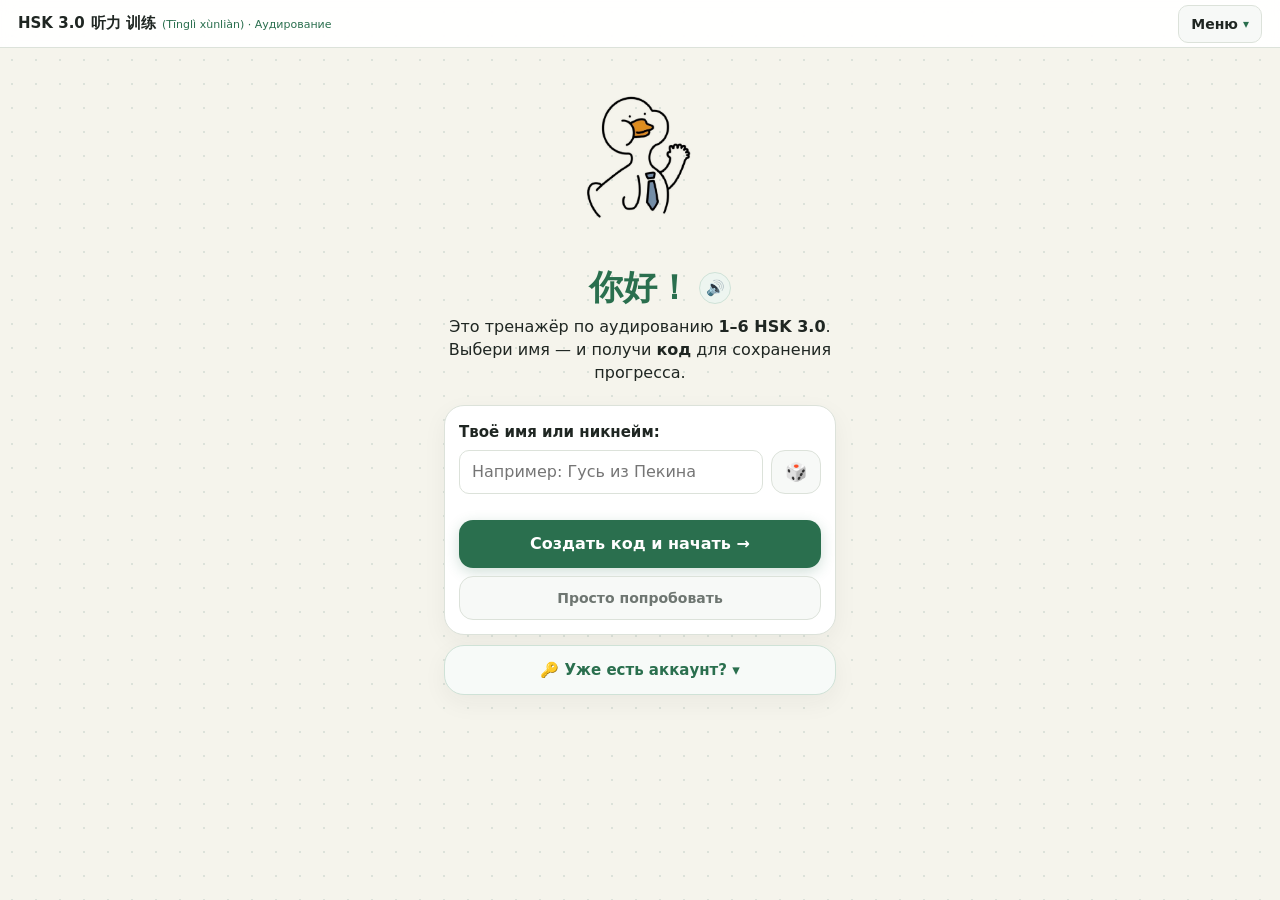
<file: index.html>
<!doctype html>
<html lang="ru">
<head>
  <meta charset="utf-8">
  <script>if (location.pathname === '/audio-hsk') location.replace('/audio-hsk/' + location.search + location.hash);</script>
<meta http-equiv="Pragma" content="no-cache">
<meta http-equiv="Expires" content="0">
  <meta name="yandex-verification" content="5495d272f8fab495" />
  <meta name="google-site-verification" content="VVzk7ijB3qOy7ltw5oOMViRfEHCpt4UXa1cTdk9KRag" />
  <meta name="viewport" content="width=device-width, initial-scale=1">
  <title>HSK на слух — Тренажёр аудирования китайского языка (1–6 уровни)</title>
  <meta name="description" content="Бесплатный онлайн-тренажёр аудирования по новому стандарту HSK 3.0: все 6 уровней, разбор тонов, диалоги, живой китайский и умное повторение.">
  <meta name="keywords" content="HSK на слух, HSK 3.0, китайский язык аудирование, тренажер HSK, учить китайский на слух, HSK 1, HSK 2, тоны китайского">
  <meta name="apple-mobile-web-app-title" content="HSK на слух">
  <meta property="og:title" content="HSK на слух — Тренажёр аудирования">
  <meta property="og:description" content="Тренируй китайский на слух: 1–6 уровни HSK 3.0, живые диалоги и разбор песен.">
  <meta property="og:image" content="./js/geese/goose_welcome.jpg">
  <meta property="og:type" content="website">
  <link rel="icon" type="image/jpeg" href="./goose_icon.jpg">
  <link rel="apple-touch-icon" href="./goose_icon.jpg">
  <link rel="manifest" href="manifest.json">
  <meta name="theme-color" content="#FAF6EE">
  <link rel="stylesheet" href="css/style.css?v=42">
</head>
<body>
  <header class="topbar">
       <a class="logo" href="#/" style="display:inline-flex;align-items:baseline;gap:6px;white-space:nowrap;overflow:hidden;text-overflow:ellipsis;max-width:calc(100% - 88px);">
      <span style="color:var(--fg);">HSK 3.0</span>
      <span id="headerTitleZh" title="Нажми, чтобы прослушать" style="color:var(--fg);font-size:15px;">听力 训练</span>
      <span id="headerTitleHint" style="font-size:11px;font-weight:500;color:var(--jade);overflow:hidden;text-overflow:ellipsis;">(Tīnglì xùnliàn) · Аудирование</span>
    </a>
    <details class="nav-dropdown" id="topMenu">
      <summary class="nav-toggle">Меню <span class="nav-arrow">▾</span></summary>
      <nav class="nav-list">
        <a href="#/">Задания</a>
        <a href="#/stats">Словарь</a>
        <a href="#/live">Живой китайский</a>
        <a href="#/settings">Настройки</a>
      </nav>
    </details>
  </header>
       <main id="app"></main>
  <script>
           window.__showAppError = function(details) {
      var el = document.getElementById('app');
      if (!el || el.dataset.hasError) return;
      el.dataset.hasError = '1';
      el.innerHTML =
        '<section class="hero" style="max-width:420px;margin:0 auto;padding:18px 16px;text-align:center;">' +
          '<div style="width:220px;max-width:75%;margin:0 auto 12px;border-radius:18px;overflow:hidden;">' +
            '<img src="./js/geese/goose_error.jpg?v=2" alt="Гусь охотится на баги" style="width:100%;height:auto;display:block;mix-blend-mode:multiply;pointer-events:none;">' +
          '</div>' +
                    '<h2 style="margin:0 0 6px;font-size:22px;color:var(--fg);">出事了！</h2>' +
          '<p style="margin:0 0 14px;font-size:14px;line-height:1.45;color:var(--muted);">Гусь уже вышел на охоту за багами! Ждите, скоро всё починим! 🦆</p>' +
          '<div id="crashFeedbackSlot" class="box" style="padding:12px;margin:0 0 10px;text-align:left;">' +
            '<div style="font-size:13px;font-weight:700;color:var(--fg);margin-bottom:6px;">Написать разработчику</div>' +
            '<textarea id="crashText" rows="2" placeholder="Расскажи, что нажал перед ошибкой..." style="width:100%;box-sizing:border-box;padding:9px 10px;border-radius:10px;border:1px solid var(--border);font-size:14px;font-family:inherit;background:#fff;color:var(--fg);"></textarea>' +
            '<button id="crashSendBtn" type="button" class="cta" style="width:100%;margin-top:8px;padding:10px;font-size:14px;border:none;cursor:pointer;">Отправить в поддержку</button>' +
            '<div id="crashStatus" style="font-size:12px;font-weight:600;margin-top:6px;text-align:center;"></div>' +
          '</div>' +
          '<button onclick="(navigator.serviceWorker?navigator.serviceWorker.getRegistrations().then(function(r){return Promise.all(r.map(function(x){return x.unregister()}))}):Promise.resolve()).then(function(){return window.caches?caches.keys().then(function(k){return Promise.all(k.map(function(x){return caches.delete(x)}))}):null}).finally(function(){location.reload()})" class="ghost" style="width:100%;padding:10px;">Обновить страницу</button>' +
          '<a href="https://alinalinkova0-spec.github.io/audio-hsk/" class="cta" style="display:block;width:100%;box-sizing:border-box;padding:11px 10px;margin-top:8px;text-decoration:none;font-size:14px;">🦆 Открыть запасное зеркало сайта</a>' +
          (details ? '<div style="margin-top:10px;font-size:11px;color:var(--muted);opacity:0.75;word-break:break-word;">' + String(details).replace(/</g, '&lt;') + '</div>' : '') +
        '</section>';

      var sendBtn = document.getElementById('crashSendBtn');
      if (sendBtn) {
        sendBtn.onclick = function() {
          var txt = (document.getElementById('crashText').value || '').trim();
          var st = document.getElementById('crashStatus');
          if (!txt) { st.style.color = '#B42318'; st.textContent = 'Напиши пару слов о проблеме'; return; }
          sendBtn.disabled = true;
          st.style.color = 'var(--jade)';
          st.textContent = 'Отправляем...';
          import('./js/feedback.js?v=2').then(function(m) {
            return m.sendTelegramReport({ text: '🆘 С экрана ошибки:\n' + txt + '\n\nДетали: ' + (details || '') });
          }).then(function(res) {
            sendBtn.disabled = false;
            st.style.color = res && res.ok ? 'var(--jade)' : '#B42318';
            st.textContent = (res && res.message) || 'Отправлено ✓';
            if (res && res.ok) document.getElementById('crashText').value = '';
          }).catch(function() {
            sendBtn.disabled = false;
            st.style.color = '#B42318';
            st.textContent = 'Не удалось отправить, попробуй обновить страницу';
          });
        };
      }

      import('./js/feedback.js?v=2').then(function(m) {
        if (m.reportAutoCrash) m.reportAutoCrash(details);
        if (m.renderFeedbackBox) {
          m.renderFeedbackBox(document.getElementById('crashFeedbackSlot'), {
            title: 'Расскажи, что нажал перед ошибкой',
            placeholder: 'Например: нажал на карточку в HSK 2...'
          });
        }
      }).catch(function() {});
    };
    window.addEventListener('error', function(e) {
      var el = document.getElementById('app');
      if (el && !el.innerHTML.trim()) window.__showAppError(e.message || 'Ошибка скрипта');
    });
    window.addEventListener('unhandledrejection', function(e) {
      var el = document.getElementById('app');
      if (el && !el.innerHTML.trim()) window.__showAppError((e.reason && e.reason.message) || e.reason || 'Ошибка загрузки');
    });
  </script>
    <script type="module">
    async function bootApp(attempt) {
      try {
        const target = attempt === 0 ? './js/app.js?v=142' : './js/app.js';
        await import(target);
      } catch (err) {
        if (attempt < 1) {
          setTimeout(function() { bootApp(attempt + 1); }, 300);
          return;
        }
        if (window.__showAppError) window.__showAppError(err);
      }
    }
    bootApp(0);
  </script>
</file>
<file: css/style.css>
:root {
  --bg: #F5F4EC;
  --card: #FFFFFF;
  --fg: #1F2622;
  --muted: #6E7671;
  --border: #DCE2DA;
  --accent: #2A6F4E;
  --accent-hover: #20573D;
  --beak: #E07A22;
  --jade: #2A6F4E;
  --ok: #2A6F4E;
  --bad: #C84B31;
}

* { box-sizing: border-box; }

body {
  margin: 0;
  font-family: 'Inter', system-ui, -apple-system, sans-serif;
  background: var(--bg);
  background-image: radial-gradient(circle at 12px 12px, #DCE2DA 0.85px, transparent 0.85px);
  background-size: 24px 24px;
  line-height: 24px;
  color: var(--fg);
  letter-spacing: normal;
  -webkit-font-smoothing: antialiased;
}

.topbar {
  display: flex;
  justify-content: space-between;
  align-items: center;
  height: 48px;
  padding: 0 18px;
  background: rgba(255, 255, 255, 0.92);
  backdrop-filter: blur(8px);
  border-bottom: 1px solid var(--border);
  position: sticky;
  top: 0;
  z-index: 20;
}

.logo {
  font-weight: 700;
  font-size: 15px;
  text-decoration: none;
  color: var(--accent);
}

.nav-dropdown {
  position: relative;
}

.nav-toggle {
  list-style: none;
  cursor: pointer;
  display: inline-flex;
  align-items: center;
  gap: 5px;
  padding: 6px 12px;
  border-radius: 10px;
  border: 1px solid var(--border);
  background: #F7F9F7;
  color: var(--fg);
  font-size: 14px;
  font-weight: 600;
  user-select: none;
}

.nav-toggle::-webkit-details-marker {
  display: none;
}

.nav-dropdown[open] .nav-arrow {
  transform: rotate(180deg);
}

.nav-arrow {
  display: inline-block;
  font-size: 12px;
  color: var(--jade);
  transition: transform 0.15s;
}

.nav-list {
  position: absolute;
  right: 0;
  top: calc(100% + 8px);
  min-width: 185px;
  background: var(--card);
  border: 1px solid var(--border);
  border-radius: 14px;
  padding: 6px;
  box-shadow: 0 10px 26px rgba(31, 38, 34, 0.12);
  display: flex;
  flex-direction: column;
  gap: 2px;
}

.nav-list a {
  display: block;
  padding: 10px 12px;
  margin: 0;
  border-radius: 10px;
  color: var(--fg);
  text-decoration: none;
  font-size: 14px;
  font-weight: 500;
  transition: background 0.15s, color 0.15s;
}

.nav-list a:hover {
  background: #EDF5F0;
  color: var(--accent);
}
nav a:hover { color: var(--accent); }

main {
  max-width: 640px;
  margin: 0 auto;
  padding: 24px 16px;
}

.hero {
  text-align: center;
padding: 24px 0;
}

.hero h1 {
  font-size: 28px;
  font-weight: 700;
  color: var(--fg);
  margin-bottom: 8px;
}

.hero p {
  color: var(--muted);
  margin-top: 0;
}

.cta {
  display: inline-block;
  margin-top: 16px;
  padding: 12px 24px;
  background: var(--accent);
  color: #FFFFFF;
  border-radius: 14px;
  text-decoration: none;
  font-weight: 600;
  box-shadow: 0 4px 14px rgba(42, 111, 78, 0.24);
  transition: background 0.15s, transform 0.1s;
}

.cta:hover { background: var(--accent-hover); }
.cta:active { transform: scale(0.98); }

.card {
  background: var(--card);
  border: 1px solid var(--border);
  border-radius: 20px;
  padding: 24px;
  box-shadow: 0 8px 24px rgba(31, 38, 34, 0.05);
}

.card-audio {
  display: flex;
  gap: 14px;
  align-items: center;
  justify-content: center;
  margin-bottom: 14px;
}

.big-play {
  width: 84px;
  height: 84px;
  border-radius: 50%;
  border: 3px solid #D3E6DC;
  background: var(--accent);
  color: #FFFFFF;
  font-size: 28px;
  cursor: pointer;
  box-shadow: 0 6px 18px rgba(42, 111, 78, 0.26);
  transition: transform 0.12s, background 0.15s;
}

.big-play:hover { background: var(--accent-hover); }
.big-play:active { transform: scale(0.95); }

.ghost {
  background: #F7F9F7;
  color: var(--fg);
  border: 1px solid var(--border);
  border-radius: 12px;
  padding: 9px 14px;
  font-family: 'Inter', sans-serif;
  font-weight: 500;
  cursor: pointer;
  transition: border-color 0.15s, background 0.15s;
}

.ghost:hover {
  border-color: var(--accent);
  background: #FFFFFF;
}

.prompt {
  text-align: center;
  color: var(--muted);
  font-size: 15px;
  margin: 10px 0;
}

.answers {
  display: grid;
  gap: 10px;
  margin: 16px 0;
}

.answer, .ans {
  padding: 14px 16px;
  background: #FAFBF9;
  color: var(--fg);
  border: 1.5px solid var(--border);
  border-radius: 14px;
  font-family: 'Inter', sans-serif;
  font-weight: 500;
  cursor: pointer;
  text-align: left;
  box-shadow: 0 2px 6px rgba(31, 38, 34, 0.03);
  transition: border-color 0.15s, transform 0.1s, background 0.15s;
}

.answer:hover, .ans:hover {
  border-color: var(--accent);
  background: #EDF5F0;
}

.answer.ok {
  border-color: var(--ok);
  background: #EAF6F1;
  color: var(--ok);
  font-weight: 600;
}

.answer.bad {
  border-color: var(--bad);
  background: #FCEEEA;
  color: var(--bad);
  font-weight: 600;
}

.reveal {
  margin-top: 20px;
  padding-top: 18px;
  border-top: 1px dashed var(--border);
  text-align: center;
}

.hanzi {
  font-size: 46px;
  font-weight: 600;
  color: var(--fg);
  letter-spacing: 2px;
}

.pinyin {
  color: var(--jade);
  font-size: 12px;
  font-weight: 500;
  line-height: 1.2;
  letter-spacing: 0.3px;
  margin: 4px 0;
}

.grades {
  display: flex;
  gap: 8px;
  justify-content: center;
  margin-top: 16px;
}

.grades button {
  padding: 10px 14px;
  border-radius: 10px;
  border: 1px solid var(--border);
  background: #FBF8F1;
  color: var(--fg);
  font-family: 'Inter', sans-serif;
  font-weight: 500;
  cursor: pointer;
  transition: all 0.15s;
}

.grades button:hover {
  border-color: var(--accent);
  background: var(--card);
}

.charbar {
  display: flex;
  flex-wrap: wrap;
  align-items: center;
  margin: 20px 0;
}

.ch { font-size: 32px; padding: 4px 2px; }

.gap {
  width: 10px;
  height: 40px;
  cursor: pointer;
  border-radius: 3px;
  background: var(--border);
  margin: 0 2px;
}

.gap.active { background: var(--accent); }

.controls {
  display: grid;
  grid-template-columns: 1fr 1fr;
  gap: 10px;
  width: 100%;
  max-width: 420px;
  margin: 16px auto 0;
}

.controls select {
  width: 100%;
  min-width: 0;
  padding: 12px 10px;
  border-radius: 12px;
  border: 1.5px solid var(--border);
  background: var(--card);
  color: var(--fg);
  font-family: 'Inter', sans-serif;
  font-size: 14px;
  font-weight: 500;
  cursor: pointer;
}

.controls select:focus {
  outline: none;
  border-color: var(--accent);
}

.gap.ok { background: var(--ok); }
.gap.bad { background: var(--bad); }
.gap.missed { border: 2px dashed var(--ok); background: transparent; }

.box {
  margin-top: 20px;
  padding: 18px;
  background: var(--card);
  border: 1px solid var(--border);
  border-radius: 16px;
  text-align: left;
  box-shadow: 0 4px 14px rgba(35, 31, 32, 0.04);
}

@media (max-width: 600px) {
  main { padding: 16px 12px; }
  .card { padding: 18px 14px; }
  .hanzi { font-size: 38px; }
  .ch { font-size: 28px; }
  .gap { width: 18px; height: 44px; margin: 0 3px; }
  .answer { padding: 15px 14px; font-size: 16px; }
  .grades { flex-wrap: wrap; }
  .grades button { flex: 1 1 45%; padding: 12px; }
  .controls select, .cta { width: 100%; text-align: center; }
}
html, body {
  min-height: 100dvh;
}

body {
  display: flex;
  flex-direction: column;
}

main {
  flex: 1;
  width: 100%;
  display: flex;
  flex-direction: column;
  justify-content: flex-start;
  padding-top: 12px;

}
main > * {
  width: 100%;
}

.hero img,
.hero svg,
.goose,
.mascot {
  margin-bottom: 6px !important;
}

.hero p {
  margin-top: 0 !important;
  margin-bottom: 10px !important;
}

.controls {
  margin-top: 8px !important;
}

.hero {
  padding: 12px 0;
}
/* Единый формат для всех гусей */
img[src*="goose"]:not([alt*="Успешно пройден"]) {
  width: 170px !important;
  height: 170px !important;
  max-width: 100%;
  aspect-ratio: 1 / 1;
  object-fit: contain;
  mix-blend-mode: multiply;
  display: block;
  margin: 0 auto 4px !important;
  pointer-events: none;
  user-select: none;
}

@media (max-width: 600px) {
  img[src*="goose"]:not([alt*="Успешно пройден"]) {
    width: 145px !important;
    height: 145px !important;
  }
}
/* =========================================================
   ЕДИНЫЙ ДИЗАЙН-КОД ВСЕГО САЙТА И МОБИЛЬНОГО ПРИЛОЖЕНИЯ
   ========================================================= */

/* 1. Единые главные кнопки и все кнопки «Дальше» */
.primary,
button.primary,
.cta,
#nextBtn,
#toneNext,
#readNext,
#blitzNext,
button[id*="Next"],
button[id*="next"],
button[data-next] {
  display: inline-flex !important;
  align-items: center;
  justify-content: center;
  gap: 8px;
  min-height: 48px;
  padding: 13px 20px !important;
  background: var(--accent) !important;
  color: #FFFFFF !important;
  border: none !important;
  border-radius: 14px !important;
  font-family: 'Inter', system-ui, -apple-system, sans-serif !important;
  font-size: 16px !important;
  font-weight: 600 !important;
  line-height: 1.25 !important;
  text-decoration: none;
  cursor: pointer;
  box-shadow: 0 4px 14px rgba(42, 111, 78, 0.22) !important;
  transition: background 0.15s, transform 0.1s, box-shadow 0.15s;
}

.primary:hover,
button.primary:hover,
.cta:hover,
#nextBtn:hover,
#toneNext:hover,
#readNext:hover,
#blitzNext:hover,
button[id*="Next"]:hover,
button[id*="next"]:hover,
button[data-next]:hover {
  background: var(--accent-hover) !important;
}

.primary:active,
button.primary:active,
.cta:active,
#nextBtn:active,
#toneNext:active,
#readNext:active,
#blitzNext:active,
button[id*="Next"]:active,
button[id*="next"]:active,
button[data-next]:active {
  transform: scale(0.98);
}

.primary:disabled,
button.primary:disabled,
.cta:disabled,
.ghost:disabled,
button:disabled {
  opacity: 0.55;
  cursor: not-allowed;
  transform: none;
}

/* 2. Единые второстепенные кнопки */
.ghost {
  display: inline-flex;
  align-items: center;
  justify-content: center;
  gap: 6px;
  min-height: 44px;
  padding: 10px 16px;
  background: #F7F9F7;
  color: var(--fg);
  border: 1.5px solid var(--border);
  border-radius: 14px;
  font-family: 'Inter', system-ui, -apple-system, sans-serif;
  font-size: 15px;
  font-weight: 500;
  cursor: pointer;
  transition: border-color 0.15s, background 0.15s, transform 0.1s;
}

.ghost:hover {
  border-color: var(--accent);
  background: #FFFFFF;
}

.ghost:active {
  transform: scale(0.98);
}

/* 3. Единые карточки, контейнеры и поля ввода */
.card,
.box {
  background: var(--card);
  border: 1px solid var(--border);
  border-radius: 20px;
  box-shadow: 0 8px 24px rgba(31, 38, 34, 0.05);
}

input[type="text"],
input[type="email"],
input[type="search"],
textarea,
select {
  font-family: 'Inter', system-ui, -apple-system, sans-serif;
  font-size: 15px;
  color: var(--fg);
  background: #FFFFFF;
  border: 1.5px solid var(--border);
  border-radius: 12px;
  padding: 11px 14px;
  transition: border-color 0.15s, box-shadow 0.15s;
}

input[type="text"]:focus,
input[type="email"]:focus,
input[type="search"]:focus,
textarea:focus,
select:focus {
  outline: none;
  border-color: var(--accent);
  box-shadow: 0 0 0 3px rgba(42, 111, 78, 0.12);
}

/* 4. Модальные окна (ошибки в словах и редактор) */
.hsk-modal-backdrop {
  position: fixed;
  inset: 0;
  background: rgba(31, 38, 34, 0.45);
  backdrop-filter: blur(4px);
  display: flex;
  align-items: center;
  justify-content: center;
  padding: 16px;
  z-index: 9999;
}

.hsk-modal-card {
  width: 100%;
  max-width: 440px;
  max-height: 88dvh;
  overflow-y: auto;
  background: var(--card);
  border: 1px solid var(--border);
  border-radius: 20px;
  padding: 20px;
  box-shadow: 0 18px 42px rgba(31, 38, 34, 0.22);
  text-align: left;
}
</file>
